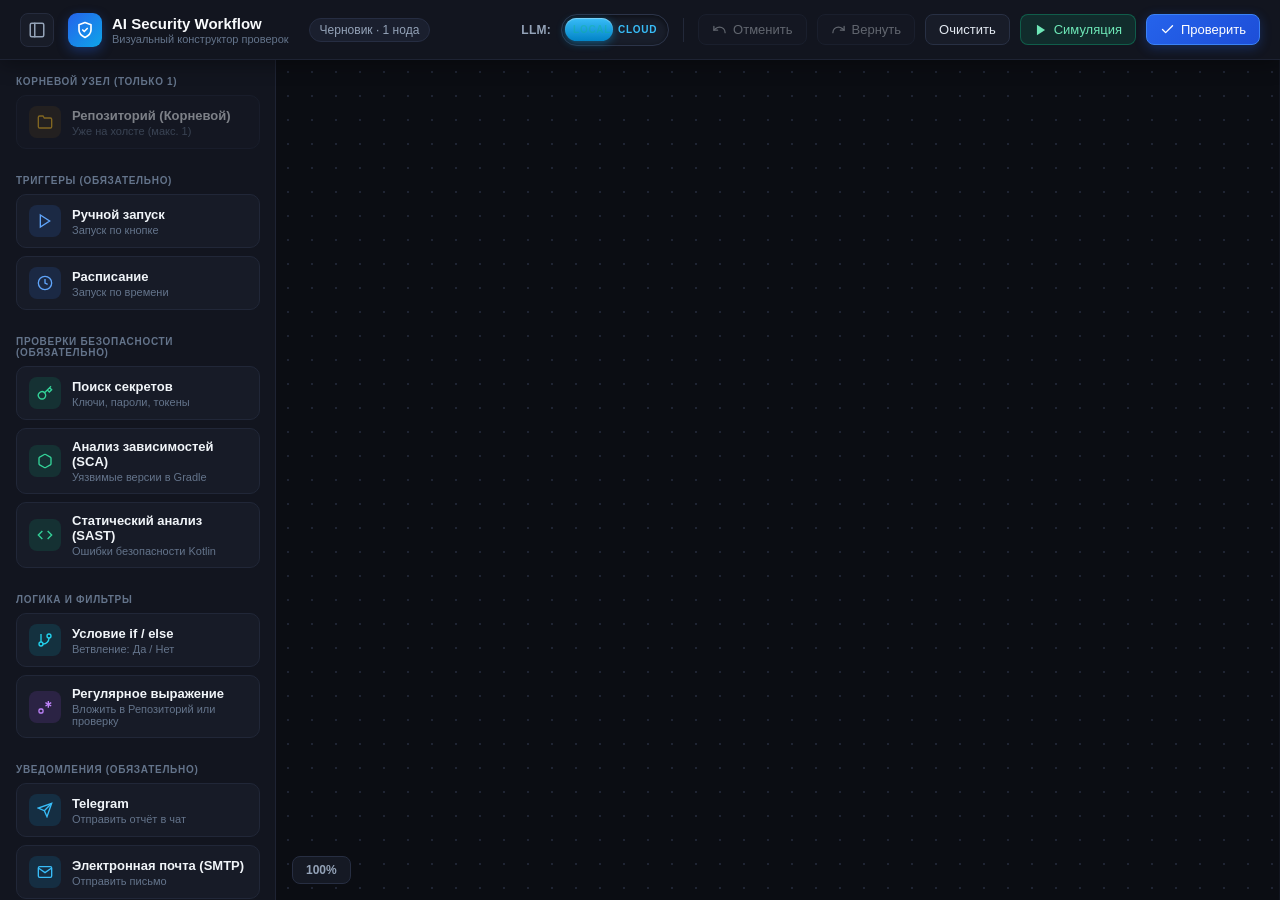
<file: index.html>
<!DOCTYPE html>
<html lang="ru">
<head>
  <meta charset="UTF-8">
  <meta name="viewport" content="width=device-width, initial-scale=1.0">
  <title>AI Security Workflow — конструктор</title>
  <link rel="stylesheet" href="style.css">
</head>
<body>

<div class="toast-error" id="toast-error"></div>

<!-- Верхняя панель -->
<header class="topbar">
  <div class="header-left">
    <button class="icon-btn" id="btn-toggle-left" onclick="toggleLeftSidebar()" title="Свернуть/развернуть панель нод">
      <svg width="18" height="18" viewBox="0 0 24 24" fill="none" stroke="currentColor" stroke-width="2" stroke-linecap="round" stroke-linejoin="round">
        <rect x="3" y="3" width="18" height="18" rx="2" ry="2"></rect>
        <line x1="9" y1="3" x2="9" y2="21"></line>
      </svg>
    </button>

    <div class="brand">
      <div class="brand-logo">
        <svg width="18" height="18" viewBox="0 0 24 24" fill="none" stroke="currentColor" stroke-width="2.2" stroke-linecap="round" stroke-linejoin="round">
          <path d="M12 22s8-4 8-10V5l-8-3-8 3v7c0 6 8 10 8 10z"></path>
          <path d="M9 12l2 2 4-4"></path>
        </svg>
      </div>
      <div>
        <h1>AI Security Workflow</h1>
        <span class="subtitle">Визуальный конструктор проверок</span>
      </div>
    </div>

    <span class="badge-counter" id="node-counter">Черновик · 1 нода</span>
  </div>

  <div class="header-right">
    <!-- Кастомный тумблер LOCAL / CLOUD -->
    <div class="llm-switch-group" title="Режим работы языковой модели">
      <span class="llm-label">LLM:</span>
      <label class="hardware-switch">
        <input type="checkbox" id="local-llm-checkbox">
        <span class="switch-track">
          <span class="switch-text text-local">LOCAL</span>
          <span class="switch-text text-cloud">CLOUD</span>
          <span class="switch-thumb"></span>
        </span>
      </label>
    </div>

    <div class="toolbar-divider"></div>

    <button class="btn-secondary" id="btn-undo" onclick="undo()" title="Отменить (Ctrl + Z)" disabled>
      <svg width="15" height="15" viewBox="0 0 24 24" fill="none" stroke="currentColor" stroke-width="2" stroke-linecap="round" stroke-linejoin="round">
        <path d="M3 7v6h6"></path>
        <path d="M21 17a9 9 0 0 0-9-9 9 9 0 0 0-6 2.3L3 13"></path>
      </svg>
      <span>Отменить</span>
    </button>

    <button class="btn-secondary" id="btn-redo" onclick="redo()" title="Вернуть (Ctrl + Shift + Z)" disabled>
      <svg width="15" height="15" viewBox="0 0 24 24" fill="none" stroke="currentColor" stroke-width="2" stroke-linecap="round" stroke-linejoin="round">
        <path d="M21 7v6h-6"></path>
        <path d="M3 17a9 9 0 0 1 9-9 9 9 0 0 1 6 2.3l3 2.7"></path>
      </svg>
      <span>Вернуть</span>
    </button>

    <button class="btn-secondary" onclick="clearCanvas()">Очистить</button>
    <button class="btn-sim" onclick="runSimulation()">
      <svg width="14" height="14" viewBox="0 0 24 24" fill="currentColor">
        <polygon points="5 3 19 12 5 21 5 3"></polygon>
      </svg>
      <span>Симуляция</span>
    </button>
    <button class="btn-primary" onclick="handleVerifyClick()">
      <svg width="15" height="15" viewBox="0 0 24 24" fill="none" stroke="currentColor" stroke-width="2.2" stroke-linecap="round" stroke-linejoin="round">
        <polyline points="20 6 9 17 4 12"></polyline>
      </svg>
      <span>Проверить</span>
    </button>
  </div>
</header>

<!-- Основная рабочая область -->
<div class="main">
  <!-- Левая панель нод (сворачивается только по кнопке) -->
  <aside class="sidebar-left" id="sidebar-left">
    <div class="sidebar-inner">
      <div class="palette-section">
        <div class="category-title">Корневой узел (только 1)</div>
        <div class="palette-item disabled-item" title="Корневой узел репозитория уже добавлен на холст (макс. 1)">
          <div class="item-icon icon-amber">
            <svg width="16" height="16" viewBox="0 0 24 24" fill="none" stroke="currentColor" stroke-width="2"><path d="M22 19a2 2 0 0 1-2 2H4a2 2 0 0 1-2-2V5a2 2 0 0 1 2-2h5l2 3h9a2 2 0 0 1 2 2z"></path></svg>
          </div>
          <div>
            <strong>Репозиторий (Корневой)</strong>
            <small>Уже на холсте (макс. 1)</small>
          </div>
        </div>
      </div>

      <div class="palette-section">
        <div class="category-title">Триггеры (обязательно)</div>
        <div class="palette-item" draggable="true" data-type="triggers" data-subtype="onbutton" data-title="Ручной запуск">
          <div class="item-icon icon-blue">
            <svg width="16" height="16" viewBox="0 0 24 24" fill="none" stroke="currentColor" stroke-width="2"><polygon points="5 3 19 12 5 21 5 3"></polygon></svg>
          </div>
          <div>
            <strong>Ручной запуск</strong>
            <small>Запуск по кнопке</small>
          </div>
        </div>
        <div class="palette-item" draggable="true" data-type="triggers" data-subtype="onschedual" data-title="Расписание">
          <div class="item-icon icon-blue">
            <svg width="16" height="16" viewBox="0 0 24 24" fill="none" stroke="currentColor" stroke-width="2"><circle cx="12" cy="12" r="10"></circle><polyline points="12 6 12 12 16 14"></polyline></svg>
          </div>
          <div>
            <strong>Расписание</strong>
            <small>Запуск по времени</small>
          </div>
        </div>
      </div>

      <div class="palette-section">
        <div class="category-title">Проверки безопасности (обязательно)</div>
        <div class="palette-item" draggable="true" data-type="check" data-subtype="secrets" data-title="Поиск секретов">
          <div class="item-icon icon-emerald">
            <svg width="16" height="16" viewBox="0 0 24 24" fill="none" stroke="currentColor" stroke-width="2"><path d="M21 2l-2 2m-7.61 7.61a5.5 5.5 0 1 1-7.778 7.778 5.5 5.5 0 0 1 7.777-7.777zm0 0L15.5 7.5m0 0l3 3L22 7l-3-3m-3.5 3.5L19 4"></path></svg>
          </div>
          <div>
            <strong>Поиск секретов</strong>
            <small>Ключи, пароли, токены</small>
          </div>
        </div>
        <div class="palette-item" draggable="true" data-type="check" data-subtype="sca" data-title="Анализ зависимостей (SCA)">
          <div class="item-icon icon-emerald">
            <svg width="16" height="16" viewBox="0 0 24 24" fill="none" stroke="currentColor" stroke-width="2"><path d="M21 16V8a2 2 0 0 0-1-1.73l-7-4a2 2 0 0 0-2 0l-7 4A2 2 0 0 0 3 8v8a2 2 0 0 0 1 1.73l7 4a2 2 0 0 0 2 0l7-4A2 2 0 0 0 21 16z"></path></svg>
          </div>
          <div>
            <strong>Анализ зависимостей (SCA)</strong>
            <small>Уязвимые версии в Gradle</small>
          </div>
        </div>
        <div class="palette-item" draggable="true" data-type="check" data-subtype="sast" data-title="Статический анализ (SAST)">
          <div class="item-icon icon-emerald">
            <svg width="16" height="16" viewBox="0 0 24 24" fill="none" stroke="currentColor" stroke-width="2"><polyline points="16 18 22 12 16 6"></polyline><polyline points="8 6 2 12 8 18"></polyline></svg>
          </div>
          <div>
            <strong>Статический анализ (SAST)</strong>
            <small>Ошибки безопасности Kotlin</small>
          </div>
        </div>
      </div>

      <div class="palette-section">
        <div class="category-title">Логика и фильтры</div>
        <div class="palette-item" draggable="true" data-type="logic" data-subtype="logic" data-title="Условие if / else">
          <div class="item-icon icon-cyan">
            <svg width="16" height="16" viewBox="0 0 24 24" fill="none" stroke="currentColor" stroke-width="2"><line x1="6" y1="3" x2="6" y2="15"></line><circle cx="18" cy="6" r="3"></circle><circle cx="6" cy="18" r="3"></circle><path d="M18 9a9 9 0 0 1-9 9"></path></svg>
          </div>
          <div>
            <strong>Условие if / else</strong>
            <small>Ветвление: Да / Нет</small>
          </div>
        </div>
        <div class="palette-item" draggable="true" data-type="embedded_regex" data-subtype="regex" data-title="Регулярное выражение">
          <div class="item-icon icon-purple">
            <svg width="16" height="16" viewBox="0 0 24 24" fill="none" stroke="currentColor" stroke-width="2"><path d="M17 3v10"></path><path d="M12.67 5.5l8.66 5"></path><path d="M12.67 10.5l8.66-5"></path><path d="M9 17a2 2 0 0 0-2-2H5a2 2 0 0 0-2 2v2a2 2 0 0 0 2 2h2a2 2 0 0 0 2-2v-2z"></path></svg>
          </div>
          <div>
            <strong>Регулярное выражение</strong>
            <small>Вложить в Репозиторий или проверку</small>
          </div>
        </div>
      </div>

      <div class="palette-section">
        <div class="category-title">Уведомления (обязательно)</div>
        <div class="palette-item" draggable="true" data-type="message" data-subtype="telegram" data-title="Telegram">
          <div class="item-icon icon-sky">
            <svg width="16" height="16" viewBox="0 0 24 24" fill="none" stroke="currentColor" stroke-width="2"><line x1="22" y1="2" x2="11" y2="13"></line><polygon points="22 2 15 22 11 13 2 9 22 2"></polygon></svg>
          </div>
          <div>
            <strong>Telegram</strong>
            <small>Отправить отчёт в чат</small>
          </div>
        </div>
        <div class="palette-item" draggable="true" data-type="message" data-subtype="smtp" data-title="Электронная почта (SMTP)">
          <div class="item-icon icon-sky">
            <svg width="16" height="16" viewBox="0 0 24 24" fill="none" stroke="currentColor" stroke-width="2"><path d="M4 4h16c1.1 0 2 .9 2 2v12c0 1.1-.9 2-2 2H4c-1.1 0-2-.9-2-2V6c0-1.1.9-2 2-2z"></path><polyline points="22,6 12,13 2,6"></polyline></svg>
          </div>
          <div>
            <strong>Электронная почта (SMTP)</strong>
            <small>Отправить письмо</small>
          </div>
        </div>
        <div class="palette-item" draggable="true" data-type="message" data-subtype="webhook" data-title="HTTP Webhook">
          <div class="item-icon icon-sky">
            <svg width="16" height="16" viewBox="0 0 24 24" fill="none" stroke="currentColor" stroke-width="2"><path d="M10 13a5 5 0 0 0 7.54.54l3-3a5 5 0 0 0-7.07-7.07l-1.72 1.71"></path><path d="M14 11a5 5 0 0 0-7.54-.54l-3 3a5 5 0 0 0 7.07 7.07l1.71-1.71"></path></svg>
          </div>
          <div>
            <strong>HTTP Webhook</strong>
            <small>Передать отчёт по HTTP</small>
          </div>
        </div>
      </div>
    </div>
  </aside>

  <!-- Центральный рабочий холст -->
  <main class="canvas-wrapper" id="canvas">
    <div id="viewport">
      <svg id="connections"></svg>
    </div>

    <div class="zoom-badge" id="zoom-badge" onclick="resetZoom()" title="Нажмите, чтобы вернуть 100%">100%</div>

    <!-- Микро-окошко пошаговой симуляции -->
    <div class="sim-panel" id="sim-panel">
      <div class="sim-header">
        <span>⚡ Выполнение сценария</span>
        <button onclick="document.getElementById('sim-panel').style.display='none'">✕</button>
      </div>
      <div class="sim-logs" id="sim-logs"></div>
    </div>
  </main>

  <!-- Правая панель настроек (открывается по клику на ноду и анимированно переключается) -->
  <aside class="sidebar-right collapsed" id="sidebar-right">
    <div class="sidebar-right-inner">
      <div class="sidebar-right-header">
        <h3>Настройки ноды</h3>
        <button class="icon-btn-sm" onclick="closeRightSidebar()" title="Закрыть панель">✕</button>
      </div>
      <div id="settings-panel" class="settings-empty">
        Нажмите на любую ноду на холсте, чтобы настроить её параметры.
      </div>
    </div>
  </aside>
</div>

<!-- Модальное окно Telegram -->
<div class="modal-backdrop" id="tg-modal">
  <div class="modal-card">
    <h3>Подключение Telegram-уведомлений</h3>
    <p>Чтобы отчёты приходили в Telegram, найдите в поиске бота и запустите его (нажмите /start):</p>
    <div class="bot-copy-wrapper">
      <div class="copy-tooltip" id="copy-tooltip">Юз скопирован!</div>
      <div class="bot-tag" id="bot-tag" onclick="copyBotUsername()" title="Нажмите, чтобы скопировать">@secure_message_bot</div>
    </div>
    <small>Это необходимо из-за правил безопасности Telegram: бот не сможет первым написать на ваш username, пока вы сами не активируете диалог с ним.</small>
    <div class="modal-actions">
      <button class="btn-danger" onclick="closeTgModal()">Выйти</button>
      <button class="btn-primary" onclick="confirmTgAndDownload()">Да, я написал</button>
    </div>
  </div>
</div>

<script src="app.js"></script>
</body>
</html>
</file>
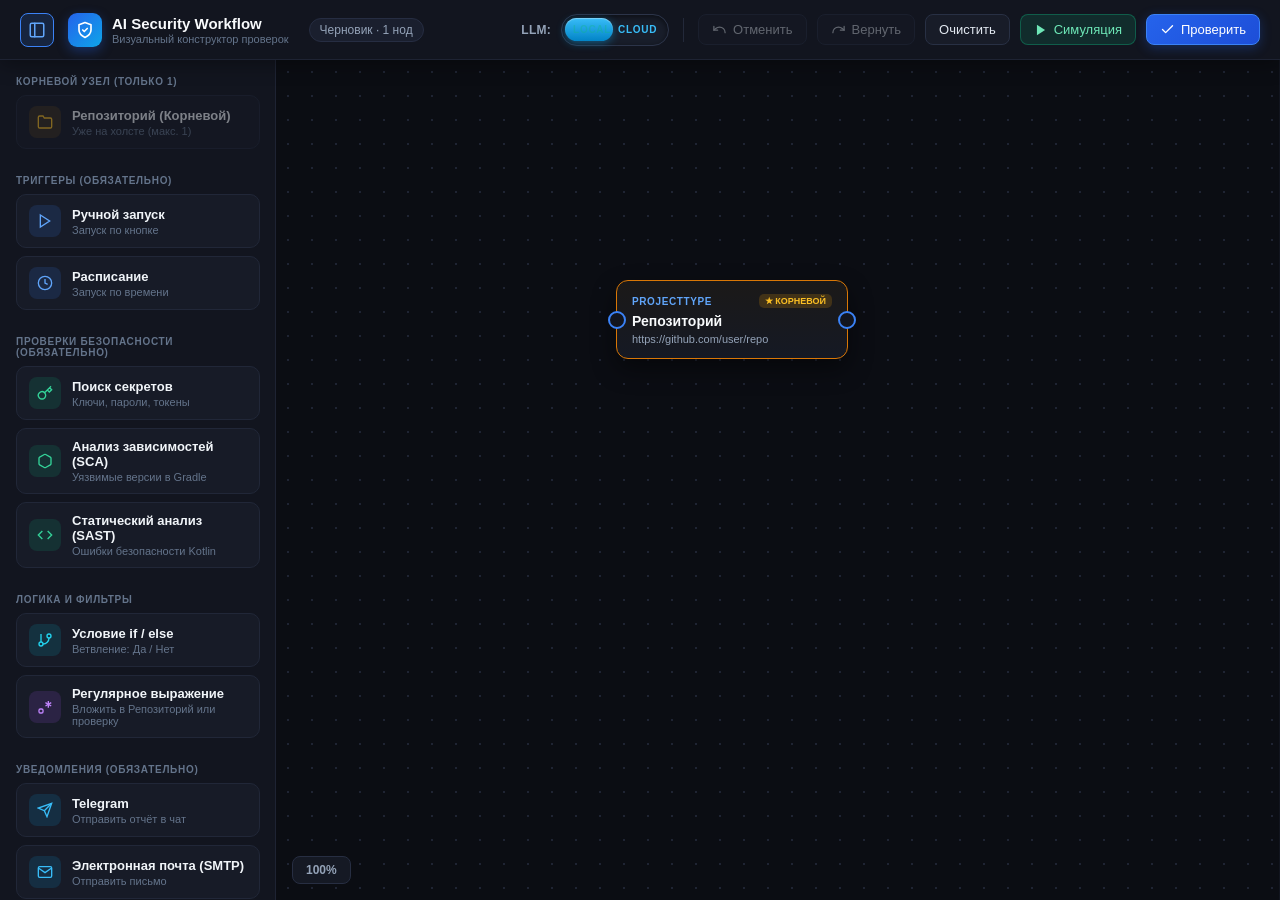
<file: static/index.html>
<!DOCTYPE html>
<html lang="ru">
<head>
  <meta charset="UTF-8">
  <meta name="viewport" content="width=device-width, initial-scale=1.0">
  <title>AI Security Workflow — конструктор</title>
  <link rel="stylesheet" href="/static/style.css">
</head>
<body>

<div class="toast-error" id="toast-error"></div>

<!-- Верхняя панель -->
<header class="topbar">
  <div class="header-left">
    <button class="icon-btn" id="btn-toggle-left" onclick="toggleLeftSidebar()" title="Свернуть/развернуть панель нод">
      <svg width="18" height="18" viewBox="0 0 24 24" fill="none" stroke="currentColor" stroke-width="2" stroke-linecap="round" stroke-linejoin="round">
        <rect x="3" y="3" width="18" height="18" rx="2" ry="2"></rect>
        <line x1="9" y1="3" x2="9" y2="21"></line>
      </svg>
    </button>

    <div class="brand">
      <div class="brand-logo">
        <svg width="18" height="18" viewBox="0 0 24 24" fill="none" stroke="currentColor" stroke-width="2.2" stroke-linecap="round" stroke-linejoin="round">
          <path d="M12 22s8-4 8-10V5l-8-3-8 3v7c0 6 8 10 8 10z"></path>
          <path d="M9 12l2 2 4-4"></path>
        </svg>
      </div>
      <div>
        <h1>AI Security Workflow</h1>
        <span class="subtitle">Визуальный конструктор проверок</span>
      </div>
    </div>

    <span class="badge-counter" id="node-counter">Черновик · 1 нода</span>
  </div>

  <div class="header-right">
    <!-- Кастомный тумблер LOCAL / CLOUD -->
    <div class="llm-switch-group" title="Режим работы языковой модели">
      <span class="llm-label">LLM:</span>
      <label class="hardware-switch">
        <input type="checkbox" id="local-llm-checkbox">
        <span class="switch-track">
          <span class="switch-text text-local">LOCAL</span>
          <span class="switch-text text-cloud">CLOUD</span>
          <span class="switch-thumb"></span>
        </span>
      </label>
    </div>

    <div class="toolbar-divider"></div>

    <button class="btn-secondary" id="btn-undo" onclick="undo()" title="Отменить (Ctrl + Z)" disabled>
      <svg width="15" height="15" viewBox="0 0 24 24" fill="none" stroke="currentColor" stroke-width="2" stroke-linecap="round" stroke-linejoin="round">
        <path d="M3 7v6h6"></path>
        <path d="M21 17a9 9 0 0 0-9-9 9 9 0 0 0-6 2.3L3 13"></path>
      </svg>
      <span>Отменить</span>
    </button>

    <button class="btn-secondary" id="btn-redo" onclick="redo()" title="Вернуть (Ctrl + Shift + Z)" disabled>
      <svg width="15" height="15" viewBox="0 0 24 24" fill="none" stroke="currentColor" stroke-width="2" stroke-linecap="round" stroke-linejoin="round">
        <path d="M21 7v6h-6"></path>
        <path d="M3 17a9 9 0 0 1 9-9 9 9 0 0 1 6 2.3l3 2.7"></path>
      </svg>
      <span>Вернуть</span>
    </button>

    <button class="btn-secondary" onclick="clearCanvas()">Очистить</button>
    <button class="btn-sim" onclick="runSimulation()">
      <svg width="14" height="14" viewBox="0 0 24 24" fill="currentColor">
        <polygon points="5 3 19 12 5 21 5 3"></polygon>
      </svg>
      <span>Симуляция</span>
    </button>
    <button class="btn-primary" onclick="handleVerifyClick()">
      <svg width="15" height="15" viewBox="0 0 24 24" fill="none" stroke="currentColor" stroke-width="2.2" stroke-linecap="round" stroke-linejoin="round">
        <polyline points="20 6 9 17 4 12"></polyline>
      </svg>
      <span>Проверить</span>
    </button>
  </div>
</header>

<!-- Основная рабочая область -->
<div class="main">
  <!-- Левая панель нод (сворачивается только по кнопке) -->
  <aside class="sidebar-left" id="sidebar-left">
    <div class="sidebar-inner">
      <div class="palette-section">
        <div class="category-title">Корневой узел (только 1)</div>
        <div class="palette-item disabled-item" title="Корневой узел репозитория уже добавлен на холст (макс. 1)">
          <div class="item-icon icon-amber">
            <svg width="16" height="16" viewBox="0 0 24 24" fill="none" stroke="currentColor" stroke-width="2"><path d="M22 19a2 2 0 0 1-2 2H4a2 2 0 0 1-2-2V5a2 2 0 0 1 2-2h5l2 3h9a2 2 0 0 1 2 2z"></path></svg>
          </div>
          <div>
            <strong>Репозиторий (Корневой)</strong>
            <small>Уже на холсте (макс. 1)</small>
          </div>
        </div>
      </div>

      <div class="palette-section">
        <div class="category-title">Триггеры (обязательно)</div>
        <div class="palette-item" draggable="true" data-type="triggers" data-subtype="onbutton" data-title="Ручной запуск">
          <div class="item-icon icon-blue">
            <svg width="16" height="16" viewBox="0 0 24 24" fill="none" stroke="currentColor" stroke-width="2"><polygon points="5 3 19 12 5 21 5 3"></polygon></svg>
          </div>
          <div>
            <strong>Ручной запуск</strong>
            <small>Запуск по кнопке</small>
          </div>
        </div>
        <div class="palette-item" draggable="true" data-type="triggers" data-subtype="onschedual" data-title="Расписание">
          <div class="item-icon icon-blue">
            <svg width="16" height="16" viewBox="0 0 24 24" fill="none" stroke="currentColor" stroke-width="2"><circle cx="12" cy="12" r="10"></circle><polyline points="12 6 12 12 16 14"></polyline></svg>
          </div>
          <div>
            <strong>Расписание</strong>
            <small>Запуск по времени</small>
          </div>
        </div>
      </div>

      <div class="palette-section">
        <div class="category-title">Проверки безопасности (обязательно)</div>
        <div class="palette-item" draggable="true" data-type="check" data-subtype="secrets" data-title="Поиск секретов">
          <div class="item-icon icon-emerald">
            <svg width="16" height="16" viewBox="0 0 24 24" fill="none" stroke="currentColor" stroke-width="2"><path d="M21 2l-2 2m-7.61 7.61a5.5 5.5 0 1 1-7.778 7.778 5.5 5.5 0 0 1 7.777-7.777zm0 0L15.5 7.5m0 0l3 3L22 7l-3-3m-3.5 3.5L19 4"></path></svg>
          </div>
          <div>
            <strong>Поиск секретов</strong>
            <small>Ключи, пароли, токены</small>
          </div>
        </div>
        <div class="palette-item" draggable="true" data-type="check" data-subtype="sca" data-title="Анализ зависимостей (SCA)">
          <div class="item-icon icon-emerald">
            <svg width="16" height="16" viewBox="0 0 24 24" fill="none" stroke="currentColor" stroke-width="2"><path d="M21 16V8a2 2 0 0 0-1-1.73l-7-4a2 2 0 0 0-2 0l-7 4A2 2 0 0 0 3 8v8a2 2 0 0 0 1 1.73l7 4a2 2 0 0 0 2 0l7-4A2 2 0 0 0 21 16z"></path></svg>
          </div>
          <div>
            <strong>Анализ зависимостей (SCA)</strong>
            <small>Уязвимые версии в Gradle</small>
          </div>
        </div>
        <div class="palette-item" draggable="true" data-type="check" data-subtype="sast" data-title="Статический анализ (SAST)">
          <div class="item-icon icon-emerald">
            <svg width="16" height="16" viewBox="0 0 24 24" fill="none" stroke="currentColor" stroke-width="2"><polyline points="16 18 22 12 16 6"></polyline><polyline points="8 6 2 12 8 18"></polyline></svg>
          </div>
          <div>
            <strong>Статический анализ (SAST)</strong>
            <small>Ошибки безопасности Kotlin</small>
          </div>
        </div>
      </div>

      <div class="palette-section">
        <div class="category-title">Логика и фильтры</div>
        <div class="palette-item" draggable="true" data-type="logic" data-subtype="logic" data-title="Условие if / else">
          <div class="item-icon icon-cyan">
            <svg width="16" height="16" viewBox="0 0 24 24" fill="none" stroke="currentColor" stroke-width="2"><line x1="6" y1="3" x2="6" y2="15"></line><circle cx="18" cy="6" r="3"></circle><circle cx="6" cy="18" r="3"></circle><path d="M18 9a9 9 0 0 1-9 9"></path></svg>
          </div>
          <div>
            <strong>Условие if / else</strong>
            <small>Ветвление: Да / Нет</small>
          </div>
        </div>
        <div class="palette-item" draggable="true" data-type="embedded_regex" data-subtype="regex" data-title="Регулярное выражение">
          <div class="item-icon icon-purple">
            <svg width="16" height="16" viewBox="0 0 24 24" fill="none" stroke="currentColor" stroke-width="2"><path d="M17 3v10"></path><path d="M12.67 5.5l8.66 5"></path><path d="M12.67 10.5l8.66-5"></path><path d="M9 17a2 2 0 0 0-2-2H5a2 2 0 0 0-2 2v2a2 2 0 0 0 2 2h2a2 2 0 0 0 2-2v-2z"></path></svg>
          </div>
          <div>
            <strong>Регулярное выражение</strong>
            <small>Вложить в Репозиторий или проверку</small>
          </div>
        </div>
      </div>

      <div class="palette-section">
        <div class="category-title">Уведомления (обязательно)</div>
        <div class="palette-item" draggable="true" data-type="message" data-subtype="telegram" data-title="Telegram">
          <div class="item-icon icon-sky">
            <svg width="16" height="16" viewBox="0 0 24 24" fill="none" stroke="currentColor" stroke-width="2"><line x1="22" y1="2" x2="11" y2="13"></line><polygon points="22 2 15 22 11 13 2 9 22 2"></polygon></svg>
          </div>
          <div>
            <strong>Telegram</strong>
            <small>Отправить отчёт в чат</small>
          </div>
        </div>
        <div class="palette-item" draggable="true" data-type="message" data-subtype="smtp" data-title="Электронная почта (SMTP)">
          <div class="item-icon icon-sky">
            <svg width="16" height="16" viewBox="0 0 24 24" fill="none" stroke="currentColor" stroke-width="2"><path d="M4 4h16c1.1 0 2 .9 2 2v12c0 1.1-.9 2-2 2H4c-1.1 0-2-.9-2-2V6c0-1.1.9-2 2-2z"></path><polyline points="22,6 12,13 2,6"></polyline></svg>
          </div>
          <div>
            <strong>Электронная почта (SMTP)</strong>
            <small>Отправить письмо</small>
          </div>
        </div>
        <div class="palette-item" draggable="true" data-type="message" data-subtype="webhook" data-title="HTTP Webhook">
          <div class="item-icon icon-sky">
            <svg width="16" height="16" viewBox="0 0 24 24" fill="none" stroke="currentColor" stroke-width="2"><path d="M10 13a5 5 0 0 0 7.54.54l3-3a5 5 0 0 0-7.07-7.07l-1.72 1.71"></path><path d="M14 11a5 5 0 0 0-7.54-.54l-3 3a5 5 0 0 0 7.07 7.07l1.71-1.71"></path></svg>
          </div>
          <div>
            <strong>HTTP Webhook</strong>
            <small>Передать отчёт по HTTP</small>
          </div>
        </div>
      </div>
    </div>
  </aside>

  <!-- Центральный рабочий холст -->
  <main class="canvas-wrapper" id="canvas">
    <div id="viewport">
      <svg id="connections"></svg>
    </div>

    <div class="zoom-badge" id="zoom-badge" onclick="resetZoom()" title="Нажмите, чтобы вернуть 100%">100%</div>

    <!-- Микро-окошко пошаговой симуляции -->
    <div class="sim-panel" id="sim-panel">
      <div class="sim-header">
        <span>⚡ Выполнение сценария</span>
        <button onclick="document.getElementById('sim-panel').style.display='none'">✕</button>
      </div>
      <div class="sim-logs" id="sim-logs"></div>
    </div>
  </main>

  <!-- Правая панель настроек (открывается по клику на ноду и анимированно переключается) -->
  <aside class="sidebar-right collapsed" id="sidebar-right">
    <div class="sidebar-right-inner">
      <div class="sidebar-right-header">
        <h3>Настройки ноды</h3>
        <button class="icon-btn-sm" onclick="closeRightSidebar()" title="Закрыть панель">✕</button>
      </div>
      <div id="settings-panel" class="settings-empty">
        Нажмите на любую ноду на холсте, чтобы настроить её параметры.
      </div>
    </div>
  </aside>
</div>

<!-- Модальное окно Telegram -->
<div class="modal-backdrop" id="tg-modal">
  <div class="modal-card">
    <h3>Подключение Telegram-уведомлений</h3>
    <p>Чтобы отчёты приходили в Telegram, найдите в поиске бота и запустите его (нажмите /start):</p>
    <div class="bot-copy-wrapper">
      <div class="copy-tooltip" id="copy-tooltip">Юз скопирован!</div>
      <div class="bot-tag" id="bot-tag" onclick="copyBotUsername()" title="Нажмите, чтобы скопировать">@secure_message_bot</div>
    </div>
    <small>Это необходимо из-за правил безопасности Telegram: бот не сможет первым написать на ваш username, пока вы сами не активируете диалог с ним.</small>
    <div class="modal-actions">
      <button class="btn-danger" onclick="closeTgModal()">Выйти</button>
      <button class="btn-primary" onclick="confirmTgAndDownload()">Да, я написал</button>
    </div>
  </div>
</div>

<script src="/static/app.js"></script>
</body>
</html>
</file>
<file: style.css>
* {
  box-sizing: border-box;
  margin: 0;
  padding: 0;
  font-family: -apple-system, BlinkMacSystemFont, "Inter", "Segoe UI", Roboto, sans-serif;
}

body {
  display: flex;
  flex-direction: column;
  height: 100vh;
  background: #0b0d13;
  color: #e2e8f0;
  overflow: hidden;
}

/* Верхняя панель */
.topbar {
  height: 60px;
  background: #12151f;
  border-bottom: 1px solid #1e2333;
  display: flex;
  align-items: center;
  justify-content: space-between;
  padding: 0 20px;
  z-index: 30;
  box-shadow: 0 4px 20px rgba(0, 0, 0, 0.35);
}

.header-left {
  display: flex;
  align-items: center;
  gap: 14px;
}

.icon-btn {
  width: 34px;
  height: 34px;
  padding: 0;
  display: inline-flex;
  align-items: center;
  justify-content: center;
  border-radius: 8px;
  border: 1px solid #252b3d;
  background: #181c28;
  color: #94a3b8;
  cursor: pointer;
  transition: all 0.2s ease;
}

.icon-btn:hover {
  background: #22283a;
  color: #f8fafc;
  border-color: #3b82f6;
}

.icon-btn.active {
  background: rgba(59, 130, 246, 0.15);
  color: #60a5fa;
  border-color: #3b82f6;
}

.icon-btn-sm {
  width: 26px;
  height: 26px;
  padding: 0;
  display: inline-flex;
  align-items: center;
  justify-content: center;
  border-radius: 6px;
  border: 1px solid #252b3d;
  background: #181c28;
  color: #94a3b8;
  font-size: 12px;
  cursor: pointer;
  transition: 0.15s;
}

.icon-btn-sm:hover {
  background: #283044;
  color: #f8fafc;
}

.brand {
  display: flex;
  align-items: center;
  gap: 10px;
}

.brand-logo {
  width: 34px;
  height: 34px;
  border-radius: 9px;
  background: linear-gradient(135deg, #2563eb 0%, #0ea5e9 100%);
  display: flex;
  align-items: center;
  justify-content: center;
  color: #fff;
  box-shadow: 0 4px 12px rgba(37, 99, 235, 0.35);
}

.brand h1 {
  font-size: 15px;
  font-weight: 650;
  color: #f8fafc;
  line-height: 1.2;
}

.brand .subtitle {
  display: block;
  font-size: 11px;
  color: #64748b;
}

.badge-counter {
  margin-left: 6px;
  background: #1a1f2e;
  border: 1px solid #262d42;
  color: #94a3b8;
  padding: 4px 10px;
  border-radius: 999px;
  font-size: 12px;
  font-weight: 500;
}

.header-right {
  display: flex;
  align-items: center;
  gap: 10px;
}

.toolbar-divider {
  width: 1px;
  height: 24px;
  background: #23293a;
  margin: 0 4px;
}

/* Аппаратный тумблер LOCAL / CLOUD */
.llm-switch-group {
  display: flex;
  align-items: center;
  gap: 10px;
}

.llm-label {
  font-size: 12px;
  font-weight: 600;
  color: #94a3b8;
  letter-spacing: 0.3px;
}

.hardware-switch {
  position: relative;
  display: inline-block;
  width: 108px;
  height: 32px;
  cursor: pointer;
  user-select: none;
}

.hardware-switch input {
  opacity: 0;
  width: 0;
  height: 0;
}

.switch-track {
  position: absolute;
  inset: 0;
  background: #191e2b;
  border: 1.5px solid #2c3449;
  border-radius: 999px;
  display: flex;
  align-items: center;
  justify-content: space-between;
  padding: 0 11px;
  box-shadow: inset 0 2px 6px rgba(0, 0, 0, 0.55);
  transition: all 0.28s cubic-bezier(0.4, 0, 0.2, 1);
}

.switch-text {
  font-size: 10px;
  font-weight: 800;
  letter-spacing: 0.7px;
  z-index: 1;
  transition: color 0.25s ease, opacity 0.25s ease;
}

.text-local {
  color: #10b981;
  opacity: 0.35;
}

.text-cloud {
  color: #38bdf8;
  opacity: 1;
}

.switch-thumb {
  position: absolute;
  top: 3px;
  left: 3px;
  width: 48px;
  height: 23px;
  border-radius: 999px;
  background: linear-gradient(180deg, #38bdf8 0%, #0284c7 100%);
  box-shadow: 0 2px 8px rgba(14, 165, 233, 0.45), inset 0 1px 1px rgba(255, 255, 255, 0.35);
  transition: transform 0.28s cubic-bezier(0.34, 1.56, 0.64, 1), background 0.28s ease, box-shadow 0.28s ease;
}

.hardware-switch input:checked + .switch-track {
  border-color: rgba(16, 185, 129, 0.55);
  background: #11221d;
}

.hardware-switch input:checked + .switch-track .switch-thumb {
  transform: translateX(51px);
  background: linear-gradient(180deg, #34d399 0%, #059669 100%);
  box-shadow: 0 2px 10px rgba(16, 185, 129, 0.5), inset 0 1px 1px rgba(255, 255, 255, 0.35);
}

.hardware-switch input:checked + .switch-track .text-local {
  opacity: 1;
  color: #6ee7b7;
}

.hardware-switch input:checked + .switch-track .text-cloud {
  opacity: 0.35;
}

/* Кнопки верхней панели */
button {
  display: inline-flex;
  align-items: center;
  justify-content: center;
  gap: 6px;
  padding: 7px 13px;
  border-radius: 8px;
  border: 1px solid #283044;
  background: #181c28;
  color: #e2e8f0;
  font-size: 13px;
  font-weight: 500;
  cursor: pointer;
  transition: all 0.16s ease;
}

button:hover:not(:disabled) {
  background: #22283a;
  border-color: #3b4663;
}

button:disabled {
  opacity: 0.38;
  cursor: not-allowed;
}

.btn-primary {
  background: linear-gradient(135deg, #2563eb 0%, #1d4ed8 100%);
  color: #fff;
  border-color: #3b82f6;
  box-shadow: 0 3px 12px rgba(37, 99, 235, 0.3);
}

.btn-primary:hover:not(:disabled) {
  background: linear-gradient(135deg, #3b82f6 0%, #2563eb 100%);
  border-color: #60a5fa;
}

.btn-sim {
  background: rgba(16, 185, 129, 0.14);
  color: #6ee7b7;
  border-color: rgba(16, 185, 129, 0.35);
}

.btn-sim:hover:not(:disabled) {
  background: rgba(16, 185, 129, 0.24);
  border-color: #10b981;
}

.btn-danger {
  background: rgba(220, 38, 38, 0.18);
  color: #fca5a5;
  border-color: rgba(239, 68, 68, 0.4);
}

.btn-danger:hover:not(:disabled) {
  background: rgba(220, 38, 38, 0.32);
  border-color: #ef4444;
}

/* Всплывающее уведомление об ошибке */
.toast-error {
  position: fixed;
  top: 74px;
  left: 50%;
  transform: translateX(-50%);
  background: #450a0a;
  color: #fecaca;
  border: 1px solid #ef4444;
  padding: 10px 18px;
  border-radius: 10px;
  font-size: 13px;
  font-weight: 500;
  z-index: 150;
  box-shadow: 0 12px 30px rgba(0, 0, 0, 0.6);
  display: none;
}

/* Основной контейнер */
.main {
  display: flex;
  flex: 1;
  height: calc(100vh - 60px);
  position: relative;
  overflow: hidden;
}

/* Левая панель нод (сворачивается только по кнопке) */
.sidebar-left {
  width: 276px;
  background: #12151f;
  border-right: 1px solid #1e2333;
  overflow: hidden;
  transition: width 0.28s cubic-bezier(0.4, 0, 0.2, 1), border-color 0.28s ease;
  z-index: 15;
  flex-shrink: 0;
}

.sidebar-left.collapsed {
  width: 0;
  border-right-color: transparent;
}

.sidebar-inner {
  width: 276px;
  height: 100%;
  padding: 16px;
  overflow-y: auto;
  display: flex;
  flex-direction: column;
  gap: 18px;
}

.category-title {
  font-size: 10px;
  font-weight: 700;
  text-transform: uppercase;
  color: #64748b;
  margin-bottom: 8px;
  letter-spacing: 0.7px;
}

.palette-item {
  display: flex;
  align-items: center;
  gap: 11px;
  padding: 10px 12px;
  border: 1px solid #212738;
  border-radius: 10px;
  margin-bottom: 8px;
  background: #171b27;
  cursor: grab;
  transition: all 0.16s ease;
}

.palette-item:hover:not(.disabled-item) {
  border-color: #3b82f6;
  background: #1d2333;
  transform: translateY(-1px);
  box-shadow: 0 4px 12px rgba(0, 0, 0, 0.25);
}

.palette-item.disabled-item {
  opacity: 0.48;
  cursor: not-allowed;
}

.item-icon {
  width: 32px;
  height: 32px;
  border-radius: 8px;
  display: flex;
  align-items: center;
  justify-content: center;
  flex-shrink: 0;
}

.icon-amber { background: rgba(245, 158, 11, 0.14); color: #fbbf24; }
.icon-blue { background: rgba(59, 130, 246, 0.14); color: #60a5fa; }
.icon-emerald { background: rgba(16, 185, 129, 0.14); color: #34d399; }
.icon-cyan { background: rgba(6, 182, 212, 0.14); color: #22d3ee; }
.icon-purple { background: rgba(168, 85, 247, 0.14); color: #c084fc; }
.icon-sky { background: rgba(14, 165, 233, 0.14); color: #38bdf8; }

.palette-item strong {
  display: block;
  font-size: 13px;
  font-weight: 600;
  color: #f1f5f9;
}

.palette-item small {
  display: block;
  font-size: 11px;
  color: #64748b;
  margin-top: 2px;
}

/* Центральный рабочий холст */
.canvas-wrapper {
  flex: 1;
  position: relative;
  overflow: hidden;
  cursor: grab;
  background-color: #0b0d13;
  background-image: radial-gradient(#1f2433 1.3px, transparent 1.3px);
  background-size: 24px 24px;
}

.canvas-wrapper:active {
  cursor: grabbing;
}

#viewport {
  position: absolute;
  top: 0;
  left: 0;
  width: 100%;
  height: 100%;
  transform-origin: 0 0;
  will-change: transform;
}

svg#connections {
  position: absolute;
  top: 0;
  left: 0;
  width: 8000px;
  height: 8000px;
  pointer-events: none;
  overflow: visible;
}

path.wire {
  fill: none;
  stroke: #475569;
  stroke-width: 2.5px;
  pointer-events: stroke;
  cursor: pointer;
  transition: stroke 0.15s;
}

path.wire:hover {
  stroke: #ef4444;
  stroke-width: 3.5px;
}

path.wire.true-wire { stroke: #10b981; }
path.wire.false-wire { stroke: #ef4444; }

path.wire-preview {
  fill: none;
  stroke: #3b82f6;
  stroke-width: 2px;
  stroke-dasharray: 5, 5;
  pointer-events: none;
}

/* Карточки нод */
.node {
  position: absolute;
  top: 0;
  left: 0;
  width: 232px;
  background: #151924;
  border: 1.5px solid #272e42;
  border-radius: 12px;
  padding: 13px 15px;
  cursor: move;
  box-shadow: 0 10px 25px rgba(0, 0, 0, 0.45);
  user-select: none;
  will-change: transform;
  transition: border-color 0.16s, box-shadow 0.16s, background 0.16s;
}

.node.root-node {
  border-color: #d97706;
  background: linear-gradient(180deg, #1b1918 0%, #151924 100%);
}

.node.selected {
  border-color: #3b82f6;
  box-shadow: 0 0 0 3px rgba(59, 130, 246, 0.28), 0 10px 25px rgba(0, 0, 0, 0.55);
}

.node.drop-target {
  border-color: #38bdf8;
  box-shadow: 0 0 0 4px rgba(56, 189, 248, 0.35);
  background: #1a2234;
}

.node.regex-target-highlight {
  border-color: #a855f7 !important;
  box-shadow: 0 0 0 4px rgba(168, 85, 247, 0.35), 0 0 22px rgba(168, 85, 247, 0.25) !important;
}

.node.sim-running {
  border-color: #f59e0b !important;
  box-shadow: 0 0 0 4px rgba(245, 158, 11, 0.35) !important;
}

.node.sim-done {
  border-color: #10b981 !important;
  box-shadow: 0 0 0 3px rgba(16, 185, 129, 0.25) !important;
}

@keyframes nodeErrorBounce {
  0%, 100% { transform: translate(var(--nx), var(--ny)) translateY(0); }
  25% { transform: translate(var(--nx), var(--ny)) translateY(-10px); }
  50% { transform: translate(var(--nx), var(--ny)) translateY(0); }
  75% { transform: translate(var(--nx), var(--ny)) translateY(-5px); }
}

.node.invalid-node {
  border-color: #ef4444 !important;
  box-shadow: 0 0 0 4px rgba(239, 68, 68, 0.35), 0 8px 20px rgba(239, 68, 68, 0.25) !important;
  animation: nodeErrorBounce 0.45s ease;
}

.node-top {
  display: flex;
  justify-content: space-between;
  align-items: center;
  margin-bottom: 5px;
}

.node-header {
  font-size: 10px;
  font-weight: 700;
  color: #60a5fa;
  text-transform: uppercase;
  letter-spacing: 0.6px;
}

.node-badge-root {
  font-size: 9px;
  font-weight: 700;
  background: rgba(245, 158, 11, 0.18);
  color: #fbbf24;
  padding: 2px 6px;
  border-radius: 5px;
}

.node-title {
  font-size: 14px;
  font-weight: 600;
  color: #f8fafc;
}

.node-sub {
  font-size: 11px;
  color: #94a3b8;
  margin-top: 4px;
  white-space: nowrap;
  overflow: hidden;
  text-overflow: ellipsis;
}

.node-sub.empty-warn {
  color: #f87171;
  font-style: italic;
}

.embedded-regex {
  margin-top: 9px;
  padding: 6px 8px;
  background: rgba(168, 85, 247, 0.14);
  border: 1px dashed #a855f7;
  border-radius: 7px;
  font-size: 11px;
  color: #e9d5ff;
  display: flex;
  align-items: center;
  justify-content: space-between;
  gap: 6px;
}

.embedded-regex span {
  overflow: hidden;
  text-overflow: ellipsis;
  white-space: nowrap;
  font-family: monospace;
}

.embedded-regex button {
  padding: 1px 5px;
  font-size: 10px;
  background: transparent;
  border: none;
  color: #f87171;
  cursor: pointer;
}

/* Порты */
.port {
  width: 18px;
  height: 18px;
  background: #12151f;
  border: 2.5px solid #3b82f6;
  border-radius: 50%;
  position: absolute;
  cursor: crosshair;
  z-index: 5;
  transition: transform 0.12s, background 0.12s;
}

.port:hover {
  background: #3b82f6;
  transform: scale(1.25);
}

.port.in { left: -9px; top: 50%; margin-top: -9px; }
.port.out { right: -9px; top: 50%; margin-top: -9px; }
.port.out-true { right: -9px; top: 32%; margin-top: -9px; border-color: #10b981; }
.port.out-true:hover { background: #10b981; }
.port.out-false { right: -9px; top: 72%; margin-top: -9px; border-color: #ef4444; }
.port.out-false:hover { background: #ef4444; }

.port-label {
  position: absolute;
  right: 15px;
  font-size: 9px;
  font-weight: 800;
  pointer-events: none;
}

.port-label.lbl-true { top: 32%; transform: translateY(-50%); color: #10b981; }
.port-label.lbl-false { top: 72%; transform: translateY(-50%); color: #ef4444; }

/* Индикатор масштаба */
.zoom-badge {
  position: absolute;
  bottom: 16px;
  left: 16px;
  background: #151924;
  border: 1px solid #272e42;
  padding: 6px 13px;
  border-radius: 8px;
  font-size: 12px;
  font-weight: 600;
  color: #94a3b8;
  cursor: pointer;
  user-select: none;
  z-index: 15;
  transition: 0.15s;
}

.zoom-badge:hover {
  border-color: #3b82f6;
  color: #f8fafc;
}

/* Правая панель настроек с плавной анимацией открытия/закрытия */
.sidebar-right {
  width: 310px;
  background: #12151f;
  border-left: 1px solid #1e2333;
  overflow: hidden;
  transition: width 0.22s cubic-bezier(0.4, 0, 0.2, 1), border-color 0.22s ease;
  z-index: 15;
  flex-shrink: 0;
}

.sidebar-right.collapsed {
  width: 0;
  border-left-color: transparent;
}

.sidebar-right-inner {
  width: 310px;
  height: 100%;
  padding: 20px;
  overflow-y: auto;
  transition: opacity 0.16s ease, transform 0.18s ease;
}

.sidebar-right.collapsed .sidebar-right-inner {
  opacity: 0;
  transform: translateX(16px);
}

.sidebar-right-header {
  display: flex;
  align-items: center;
  justify-content: space-between;
  margin-bottom: 16px;
  padding-bottom: 12px;
  border-bottom: 1px solid #1e2333;
}

.sidebar-right-header h3 {
  font-size: 15px;
  font-weight: 600;
  color: #f8fafc;
}

.settings-empty {
  font-size: 13px;
  color: #94a3b8;
  line-height: 1.55;
}

.form-group {
  margin-bottom: 15px;
}

.form-group label {
  display: block;
  font-size: 12px;
  font-weight: 500;
  margin-bottom: 6px;
  color: #cbd5e1;
}

.form-group input {
  width: 100%;
  padding: 9px 11px;
  border: 1px solid #283044;
  border-radius: 8px;
  background: #0b0d13;
  color: #f8fafc;
  font-size: 13px;
  outline: none;
  transition: border-color 0.15s;
}

.form-group input:focus {
  border-color: #3b82f6;
}

.form-group input:disabled {
  opacity: 0.55;
}

.btn-delete {
  width: 100%;
  margin-top: 10px;
  color: #fca5a5;
  border-color: #7f1d1d;
  background: rgba(127, 29, 29, 0.25);
}

.btn-delete:hover {
  background: rgba(127, 29, 29, 0.45);
}

/* Микро-окошко выполнения */
.sim-panel {
  position: absolute;
  bottom: 16px;
  right: 16px;
  width: 340px;
  max-height: 240px;
  background: #151924;
  border: 1px solid #272e42;
  border-radius: 12px;
  box-shadow: 0 12px 30px rgba(0, 0, 0, 0.55);
  display: none;
  flex-direction: column;
  z-index: 25;
}

.sim-header {
  padding: 10px 14px;
  border-bottom: 1px solid #1e2333;
  display: flex;
  justify-content: space-between;
  align-items: center;
  font-size: 12px;
  font-weight: 600;
  color: #f8fafc;
}

.sim-header button {
  padding: 2px 6px;
  font-size: 11px;
  border: none;
  background: transparent;
  color: #94a3b8;
}

.sim-logs {
  padding: 10px 14px;
  overflow-y: auto;
  font-size: 12px;
  line-height: 1.5;
  color: #cbd5e1;
  display: flex;
  flex-direction: column;
  gap: 6px;
}

.sim-log-ai {
  color: #93c5fd;
  background: rgba(59, 130, 246, 0.12);
  padding: 7px 9px;
  border-radius: 7px;
  border-left: 2.5px solid #3b82f6;
}

/* Модальное окно Telegram */
.modal-backdrop {
  position: fixed;
  inset: 0;
  background: rgba(0, 0, 0, 0.75);
  backdrop-filter: blur(4px);
  display: none;
  align-items: center;
  justify-content: center;
  z-index: 200;
}

.modal-card {
  width: 430px;
  background: #151924;
  border: 1px solid #272e42;
  border-radius: 14px;
  padding: 24px;
  box-shadow: 0 24px 60px rgba(0, 0, 0, 0.7);
  text-align: center;
}

.modal-card h3 {
  font-size: 17px;
  color: #f8fafc;
  margin-bottom: 10px;
}

.modal-card p {
  font-size: 14px;
  color: #cbd5e1;
  line-height: 1.5;
  margin-bottom: 10px;
}

.modal-card small {
  display: block;
  font-size: 12px;
  color: #64748b;
  line-height: 1.45;
  margin-bottom: 20px;
}

.bot-copy-wrapper {
  position: relative;
  display: inline-block;
  margin: 4px 0 8px;
}

.bot-tag {
  display: inline-block;
  background: #0b0d13;
  border: 1px solid #3b82f6;
  color: #60a5fa;
  padding: 7px 15px;
  border-radius: 8px;
  font-family: monospace;
  font-size: 15px;
  font-weight: 600;
  cursor: pointer;
  user-select: none;
  transition: transform 0.18s ease, background 0.2s ease, border-color 0.2s ease, color 0.2s ease;
}

.bot-tag:hover {
  background: #172033;
}

.bot-tag.copied {
  transform: translateY(-5px) scale(1.04);
  background: rgba(16, 185, 129, 0.18);
  border-color: #10b981;
  color: #34d399;
}

.copy-tooltip {
  position: absolute;
  top: -28px;
  left: 50%;
  transform: translateX(-50%);
  background: #10b981;
  color: #06281e;
  font-size: 11px;
  font-weight: 700;
  padding: 3px 8px;
  border-radius: 5px;
  white-space: nowrap;
  opacity: 0;
  pointer-events: none;
  transition: opacity 0.2s ease, top 0.2s ease;
}

.copy-tooltip.visible {
  opacity: 1;
  top: -32px;
}

.modal-actions {
  display: flex;
  gap: 12px;
  justify-content: center;
}

.modal-actions button {
  flex: 1;
  padding: 10px;
  font-size: 14px;
}
</file>
<file: static/style.css>
* {
  box-sizing: border-box;
  margin: 0;
  padding: 0;
  font-family: -apple-system, BlinkMacSystemFont, "Inter", "Segoe UI", Roboto, sans-serif;
}

body {
  display: flex;
  flex-direction: column;
  height: 100vh;
  background: #0b0d13;
  color: #e2e8f0;
  overflow: hidden;
}

/* Верхняя панель */
.topbar {
  height: 60px;
  background: #12151f;
  border-bottom: 1px solid #1e2333;
  display: flex;
  align-items: center;
  justify-content: space-between;
  padding: 0 20px;
  z-index: 30;
  box-shadow: 0 4px 20px rgba(0, 0, 0, 0.35);
}

.header-left {
  display: flex;
  align-items: center;
  gap: 14px;
}

.icon-btn {
  width: 34px;
  height: 34px;
  padding: 0;
  display: inline-flex;
  align-items: center;
  justify-content: center;
  border-radius: 8px;
  border: 1px solid #252b3d;
  background: #181c28;
  color: #94a3b8;
  cursor: pointer;
  transition: all 0.2s ease;
}

.icon-btn:hover {
  background: #22283a;
  color: #f8fafc;
  border-color: #3b82f6;
}

.icon-btn.active {
  background: rgba(59, 130, 246, 0.15);
  color: #60a5fa;
  border-color: #3b82f6;
}

.icon-btn-sm {
  width: 26px;
  height: 26px;
  padding: 0;
  display: inline-flex;
  align-items: center;
  justify-content: center;
  border-radius: 6px;
  border: 1px solid #252b3d;
  background: #181c28;
  color: #94a3b8;
  font-size: 12px;
  cursor: pointer;
  transition: 0.15s;
}

.icon-btn-sm:hover {
  background: #283044;
  color: #f8fafc;
}

.brand {
  display: flex;
  align-items: center;
  gap: 10px;
}

.brand-logo {
  width: 34px;
  height: 34px;
  border-radius: 9px;
  background: linear-gradient(135deg, #2563eb 0%, #0ea5e9 100%);
  display: flex;
  align-items: center;
  justify-content: center;
  color: #fff;
  box-shadow: 0 4px 12px rgba(37, 99, 235, 0.35);
}

.brand h1 {
  font-size: 15px;
  font-weight: 650;
  color: #f8fafc;
  line-height: 1.2;
}

.brand .subtitle {
  display: block;
  font-size: 11px;
  color: #64748b;
}

.badge-counter {
  margin-left: 6px;
  background: #1a1f2e;
  border: 1px solid #262d42;
  color: #94a3b8;
  padding: 4px 10px;
  border-radius: 999px;
  font-size: 12px;
  font-weight: 500;
}

.header-right {
  display: flex;
  align-items: center;
  gap: 10px;
}

.toolbar-divider {
  width: 1px;
  height: 24px;
  background: #23293a;
  margin: 0 4px;
}

/* Аппаратный тумблер LOCAL / CLOUD */
.llm-switch-group {
  display: flex;
  align-items: center;
  gap: 10px;
}

.llm-label {
  font-size: 12px;
  font-weight: 600;
  color: #94a3b8;
  letter-spacing: 0.3px;
}

.hardware-switch {
  position: relative;
  display: inline-block;
  width: 108px;
  height: 32px;
  cursor: pointer;
  user-select: none;
}

.hardware-switch input {
  opacity: 0;
  width: 0;
  height: 0;
}

.switch-track {
  position: absolute;
  inset: 0;
  background: #191e2b;
  border: 1.5px solid #2c3449;
  border-radius: 999px;
  display: flex;
  align-items: center;
  justify-content: space-between;
  padding: 0 11px;
  box-shadow: inset 0 2px 6px rgba(0, 0, 0, 0.55);
  transition: all 0.28s cubic-bezier(0.4, 0, 0.2, 1);
}

.switch-text {
  font-size: 10px;
  font-weight: 800;
  letter-spacing: 0.7px;
  z-index: 1;
  transition: color 0.25s ease, opacity 0.25s ease;
}

.text-local {
  color: #10b981;
  opacity: 0.35;
}

.text-cloud {
  color: #38bdf8;
  opacity: 1;
}

.switch-thumb {
  position: absolute;
  top: 3px;
  left: 3px;
  width: 48px;
  height: 23px;
  border-radius: 999px;
  background: linear-gradient(180deg, #38bdf8 0%, #0284c7 100%);
  box-shadow: 0 2px 8px rgba(14, 165, 233, 0.45), inset 0 1px 1px rgba(255, 255, 255, 0.35);
  transition: transform 0.28s cubic-bezier(0.34, 1.56, 0.64, 1), background 0.28s ease, box-shadow 0.28s ease;
}

.hardware-switch input:checked + .switch-track {
  border-color: rgba(16, 185, 129, 0.55);
  background: #11221d;
}

.hardware-switch input:checked + .switch-track .switch-thumb {
  transform: translateX(51px);
  background: linear-gradient(180deg, #34d399 0%, #059669 100%);
  box-shadow: 0 2px 10px rgba(16, 185, 129, 0.5), inset 0 1px 1px rgba(255, 255, 255, 0.35);
}

.hardware-switch input:checked + .switch-track .text-local {
  opacity: 1;
  color: #6ee7b7;
}

.hardware-switch input:checked + .switch-track .text-cloud {
  opacity: 0.35;
}

/* Кнопки верхней панели */
button {
  display: inline-flex;
  align-items: center;
  justify-content: center;
  gap: 6px;
  padding: 7px 13px;
  border-radius: 8px;
  border: 1px solid #283044;
  background: #181c28;
  color: #e2e8f0;
  font-size: 13px;
  font-weight: 500;
  cursor: pointer;
  transition: all 0.16s ease;
}

button:hover:not(:disabled) {
  background: #22283a;
  border-color: #3b4663;
}

button:disabled {
  opacity: 0.38;
  cursor: not-allowed;
}

.btn-primary {
  background: linear-gradient(135deg, #2563eb 0%, #1d4ed8 100%);
  color: #fff;
  border-color: #3b82f6;
  box-shadow: 0 3px 12px rgba(37, 99, 235, 0.3);
}

.btn-primary:hover:not(:disabled) {
  background: linear-gradient(135deg, #3b82f6 0%, #2563eb 100%);
  border-color: #60a5fa;
}

.btn-sim {
  background: rgba(16, 185, 129, 0.14);
  color: #6ee7b7;
  border-color: rgba(16, 185, 129, 0.35);
}

.btn-sim:hover:not(:disabled) {
  background: rgba(16, 185, 129, 0.24);
  border-color: #10b981;
}

.btn-danger {
  background: rgba(220, 38, 38, 0.18);
  color: #fca5a5;
  border-color: rgba(239, 68, 68, 0.4);
}

.btn-danger:hover:not(:disabled) {
  background: rgba(220, 38, 38, 0.32);
  border-color: #ef4444;
}

/* Всплывающее уведомление об ошибке */
.toast-error {
  position: fixed;
  top: 74px;
  left: 50%;
  transform: translateX(-50%);
  background: #450a0a;
  color: #fecaca;
  border: 1px solid #ef4444;
  padding: 10px 18px;
  border-radius: 10px;
  font-size: 13px;
  font-weight: 500;
  z-index: 150;
  box-shadow: 0 12px 30px rgba(0, 0, 0, 0.6);
  display: none;
}

/* Основной контейнер */
.main {
  display: flex;
  flex: 1;
  height: calc(100vh - 60px);
  position: relative;
  overflow: hidden;
}

/* Левая панель нод (сворачивается только по кнопке) */
.sidebar-left {
  width: 276px;
  background: #12151f;
  border-right: 1px solid #1e2333;
  overflow: hidden;
  transition: width 0.28s cubic-bezier(0.4, 0, 0.2, 1), border-color 0.28s ease;
  z-index: 15;
  flex-shrink: 0;
}

.sidebar-left.collapsed {
  width: 0;
  border-right-color: transparent;
}

.sidebar-inner {
  width: 276px;
  height: 100%;
  padding: 16px;
  overflow-y: auto;
  display: flex;
  flex-direction: column;
  gap: 18px;
}

.category-title {
  font-size: 10px;
  font-weight: 700;
  text-transform: uppercase;
  color: #64748b;
  margin-bottom: 8px;
  letter-spacing: 0.7px;
}

.palette-item {
  display: flex;
  align-items: center;
  gap: 11px;
  padding: 10px 12px;
  border: 1px solid #212738;
  border-radius: 10px;
  margin-bottom: 8px;
  background: #171b27;
  cursor: grab;
  transition: all 0.16s ease;
}

.palette-item:hover:not(.disabled-item) {
  border-color: #3b82f6;
  background: #1d2333;
  transform: translateY(-1px);
  box-shadow: 0 4px 12px rgba(0, 0, 0, 0.25);
}

.palette-item.disabled-item {
  opacity: 0.48;
  cursor: not-allowed;
}

.item-icon {
  width: 32px;
  height: 32px;
  border-radius: 8px;
  display: flex;
  align-items: center;
  justify-content: center;
  flex-shrink: 0;
}

.icon-amber { background: rgba(245, 158, 11, 0.14); color: #fbbf24; }
.icon-blue { background: rgba(59, 130, 246, 0.14); color: #60a5fa; }
.icon-emerald { background: rgba(16, 185, 129, 0.14); color: #34d399; }
.icon-cyan { background: rgba(6, 182, 212, 0.14); color: #22d3ee; }
.icon-purple { background: rgba(168, 85, 247, 0.14); color: #c084fc; }
.icon-sky { background: rgba(14, 165, 233, 0.14); color: #38bdf8; }

.palette-item strong {
  display: block;
  font-size: 13px;
  font-weight: 600;
  color: #f1f5f9;
}

.palette-item small {
  display: block;
  font-size: 11px;
  color: #64748b;
  margin-top: 2px;
}

/* Центральный рабочий холст */
.canvas-wrapper {
  flex: 1;
  position: relative;
  overflow: hidden;
  cursor: grab;
  background-color: #0b0d13;
  background-image: radial-gradient(#1f2433 1.3px, transparent 1.3px);
  background-size: 24px 24px;
}

.canvas-wrapper:active {
  cursor: grabbing;
}

#viewport {
  position: absolute;
  top: 0;
  left: 0;
  width: 100%;
  height: 100%;
  transform-origin: 0 0;
  will-change: transform;
}

svg#connections {
  position: absolute;
  top: 0;
  left: 0;
  width: 8000px;
  height: 8000px;
  pointer-events: none;
  overflow: visible;
}

path.wire {
  fill: none;
  stroke: #475569;
  stroke-width: 2.5px;
  pointer-events: stroke;
  cursor: pointer;
  transition: stroke 0.15s;
}

path.wire:hover {
  stroke: #ef4444;
  stroke-width: 3.5px;
}

path.wire.true-wire { stroke: #10b981; }
path.wire.false-wire { stroke: #ef4444; }

path.wire-preview {
  fill: none;
  stroke: #3b82f6;
  stroke-width: 2px;
  stroke-dasharray: 5, 5;
  pointer-events: none;
}

/* Карточки нод */
.node {
  position: absolute;
  top: 0;
  left: 0;
  width: 232px;
  background: #151924;
  border: 1.5px solid #272e42;
  border-radius: 12px;
  padding: 13px 15px;
  cursor: move;
  box-shadow: 0 10px 25px rgba(0, 0, 0, 0.45);
  user-select: none;
  will-change: transform;
  transition: border-color 0.16s, box-shadow 0.16s, background 0.16s;
}

.node.root-node {
  border-color: #d97706;
  background: linear-gradient(180deg, #1b1918 0%, #151924 100%);
}

.node.selected {
  border-color: #3b82f6;
  box-shadow: 0 0 0 3px rgba(59, 130, 246, 0.28), 0 10px 25px rgba(0, 0, 0, 0.55);
}

.node.drop-target {
  border-color: #38bdf8;
  box-shadow: 0 0 0 4px rgba(56, 189, 248, 0.35);
  background: #1a2234;
}

.node.regex-target-highlight {
  border-color: #a855f7 !important;
  box-shadow: 0 0 0 4px rgba(168, 85, 247, 0.35), 0 0 22px rgba(168, 85, 247, 0.25) !important;
}

.node.sim-running {
  border-color: #f59e0b !important;
  box-shadow: 0 0 0 4px rgba(245, 158, 11, 0.35) !important;
}

.node.sim-done {
  border-color: #10b981 !important;
  box-shadow: 0 0 0 3px rgba(16, 185, 129, 0.25) !important;
}

@keyframes nodeErrorBounce {
  0%, 100% { transform: translate(var(--nx), var(--ny)) translateY(0); }
  25% { transform: translate(var(--nx), var(--ny)) translateY(-10px); }
  50% { transform: translate(var(--nx), var(--ny)) translateY(0); }
  75% { transform: translate(var(--nx), var(--ny)) translateY(-5px); }
}

.node.invalid-node {
  border-color: #ef4444 !important;
  box-shadow: 0 0 0 4px rgba(239, 68, 68, 0.35), 0 8px 20px rgba(239, 68, 68, 0.25) !important;
  animation: nodeErrorBounce 0.45s ease;
}

.node-top {
  display: flex;
  justify-content: space-between;
  align-items: center;
  margin-bottom: 5px;
}

.node-header {
  font-size: 10px;
  font-weight: 700;
  color: #60a5fa;
  text-transform: uppercase;
  letter-spacing: 0.6px;
}

.node-badge-root {
  font-size: 9px;
  font-weight: 700;
  background: rgba(245, 158, 11, 0.18);
  color: #fbbf24;
  padding: 2px 6px;
  border-radius: 5px;
}

.node-title {
  font-size: 14px;
  font-weight: 600;
  color: #f8fafc;
}

.node-sub {
  font-size: 11px;
  color: #94a3b8;
  margin-top: 4px;
  white-space: nowrap;
  overflow: hidden;
  text-overflow: ellipsis;
}

.node-sub.empty-warn {
  color: #f87171;
  font-style: italic;
}

.embedded-regex {
  margin-top: 9px;
  padding: 6px 8px;
  background: rgba(168, 85, 247, 0.14);
  border: 1px dashed #a855f7;
  border-radius: 7px;
  font-size: 11px;
  color: #e9d5ff;
  display: flex;
  align-items: center;
  justify-content: space-between;
  gap: 6px;
}

.embedded-regex span {
  overflow: hidden;
  text-overflow: ellipsis;
  white-space: nowrap;
  font-family: monospace;
}

.embedded-regex button {
  padding: 1px 5px;
  font-size: 10px;
  background: transparent;
  border: none;
  color: #f87171;
  cursor: pointer;
}

/* Порты */
.port {
  width: 18px;
  height: 18px;
  background: #12151f;
  border: 2.5px solid #3b82f6;
  border-radius: 50%;
  position: absolute;
  cursor: crosshair;
  z-index: 5;
  transition: transform 0.12s, background 0.12s;
}

.port:hover {
  background: #3b82f6;
  transform: scale(1.25);
}

.port.in { left: -9px; top: 50%; margin-top: -9px; }
.port.out { right: -9px; top: 50%; margin-top: -9px; }
.port.out-true { right: -9px; top: 32%; margin-top: -9px; border-color: #10b981; }
.port.out-true:hover { background: #10b981; }
.port.out-false { right: -9px; top: 72%; margin-top: -9px; border-color: #ef4444; }
.port.out-false:hover { background: #ef4444; }

.port-label {
  position: absolute;
  right: 15px;
  font-size: 9px;
  font-weight: 800;
  pointer-events: none;
}

.port-label.lbl-true { top: 32%; transform: translateY(-50%); color: #10b981; }
.port-label.lbl-false { top: 72%; transform: translateY(-50%); color: #ef4444; }

/* Индикатор масштаба */
.zoom-badge {
  position: absolute;
  bottom: 16px;
  left: 16px;
  background: #151924;
  border: 1px solid #272e42;
  padding: 6px 13px;
  border-radius: 8px;
  font-size: 12px;
  font-weight: 600;
  color: #94a3b8;
  cursor: pointer;
  user-select: none;
  z-index: 15;
  transition: 0.15s;
}

.zoom-badge:hover {
  border-color: #3b82f6;
  color: #f8fafc;
}

/* Правая панель настроек с плавной анимацией открытия/закрытия */
.sidebar-right {
  width: 310px;
  background: #12151f;
  border-left: 1px solid #1e2333;
  overflow: hidden;
  transition: width 0.22s cubic-bezier(0.4, 0, 0.2, 1), border-color 0.22s ease;
  z-index: 15;
  flex-shrink: 0;
}

.sidebar-right.collapsed {
  width: 0;
  border-left-color: transparent;
}

.sidebar-right-inner {
  width: 310px;
  height: 100%;
  padding: 20px;
  overflow-y: auto;
  transition: opacity 0.16s ease, transform 0.18s ease;
}

.sidebar-right.collapsed .sidebar-right-inner {
  opacity: 0;
  transform: translateX(16px);
}

.sidebar-right-header {
  display: flex;
  align-items: center;
  justify-content: space-between;
  margin-bottom: 16px;
  padding-bottom: 12px;
  border-bottom: 1px solid #1e2333;
}

.sidebar-right-header h3 {
  font-size: 15px;
  font-weight: 600;
  color: #f8fafc;
}

.settings-empty {
  font-size: 13px;
  color: #94a3b8;
  line-height: 1.55;
}

.form-group {
  margin-bottom: 15px;
}

.form-group label {
  display: block;
  font-size: 12px;
  font-weight: 500;
  margin-bottom: 6px;
  color: #cbd5e1;
}

.form-group input {
  width: 100%;
  padding: 9px 11px;
  border: 1px solid #283044;
  border-radius: 8px;
  background: #0b0d13;
  color: #f8fafc;
  font-size: 13px;
  outline: none;
  transition: border-color 0.15s;
}

.form-group input:focus {
  border-color: #3b82f6;
}

.form-group input:disabled {
  opacity: 0.55;
}

.btn-delete {
  width: 100%;
  margin-top: 10px;
  color: #fca5a5;
  border-color: #7f1d1d;
  background: rgba(127, 29, 29, 0.25);
}

.btn-delete:hover {
  background: rgba(127, 29, 29, 0.45);
}

/* Микро-окошко выполнения */
.sim-panel {
  position: absolute;
  bottom: 16px;
  right: 16px;
  width: 340px;
  max-height: 240px;
  background: #151924;
  border: 1px solid #272e42;
  border-radius: 12px;
  box-shadow: 0 12px 30px rgba(0, 0, 0, 0.55);
  display: none;
  flex-direction: column;
  z-index: 25;
}

.sim-header {
  padding: 10px 14px;
  border-bottom: 1px solid #1e2333;
  display: flex;
  justify-content: space-between;
  align-items: center;
  font-size: 12px;
  font-weight: 600;
  color: #f8fafc;
}

.sim-header button {
  padding: 2px 6px;
  font-size: 11px;
  border: none;
  background: transparent;
  color: #94a3b8;
}

.sim-logs {
  padding: 10px 14px;
  overflow-y: auto;
  font-size: 12px;
  line-height: 1.5;
  color: #cbd5e1;
  display: flex;
  flex-direction: column;
  gap: 6px;
}

.sim-log-ai {
  color: #93c5fd;
  background: rgba(59, 130, 246, 0.12);
  padding: 7px 9px;
  border-radius: 7px;
  border-left: 2.5px solid #3b82f6;
}

/* Модальное окно Telegram */
.modal-backdrop {
  position: fixed;
  inset: 0;
  background: rgba(0, 0, 0, 0.75);
  backdrop-filter: blur(4px);
  display: none;
  align-items: center;
  justify-content: center;
  z-index: 200;
}

.modal-card {
  width: 430px;
  background: #151924;
  border: 1px solid #272e42;
  border-radius: 14px;
  padding: 24px;
  box-shadow: 0 24px 60px rgba(0, 0, 0, 0.7);
  text-align: center;
}

.modal-card h3 {
  font-size: 17px;
  color: #f8fafc;
  margin-bottom: 10px;
}

.modal-card p {
  font-size: 14px;
  color: #cbd5e1;
  line-height: 1.5;
  margin-bottom: 10px;
}

.modal-card small {
  display: block;
  font-size: 12px;
  color: #64748b;
  line-height: 1.45;
  margin-bottom: 20px;
}

.bot-copy-wrapper {
  position: relative;
  display: inline-block;
  margin: 4px 0 8px;
}

.bot-tag {
  display: inline-block;
  background: #0b0d13;
  border: 1px solid #3b82f6;
  color: #60a5fa;
  padding: 7px 15px;
  border-radius: 8px;
  font-family: monospace;
  font-size: 15px;
  font-weight: 600;
  cursor: pointer;
  user-select: none;
  transition: transform 0.18s ease, background 0.2s ease, border-color 0.2s ease, color 0.2s ease;
}

.bot-tag:hover {
  background: #172033;
}

.bot-tag.copied {
  transform: translateY(-5px) scale(1.04);
  background: rgba(16, 185, 129, 0.18);
  border-color: #10b981;
  color: #34d399;
}

.copy-tooltip {
  position: absolute;
  top: -28px;
  left: 50%;
  transform: translateX(-50%);
  background: #10b981;
  color: #06281e;
  font-size: 11px;
  font-weight: 700;
  padding: 3px 8px;
  border-radius: 5px;
  white-space: nowrap;
  opacity: 0;
  pointer-events: none;
  transition: opacity 0.2s ease, top 0.2s ease;
}

.copy-tooltip.visible {
  opacity: 1;
  top: -32px;
}

.modal-actions {
  display: flex;
  gap: 12px;
  justify-content: center;
}

.modal-actions button {
  flex: 1;
  padding: 10px;
  font-size: 14px;
}
</file>
